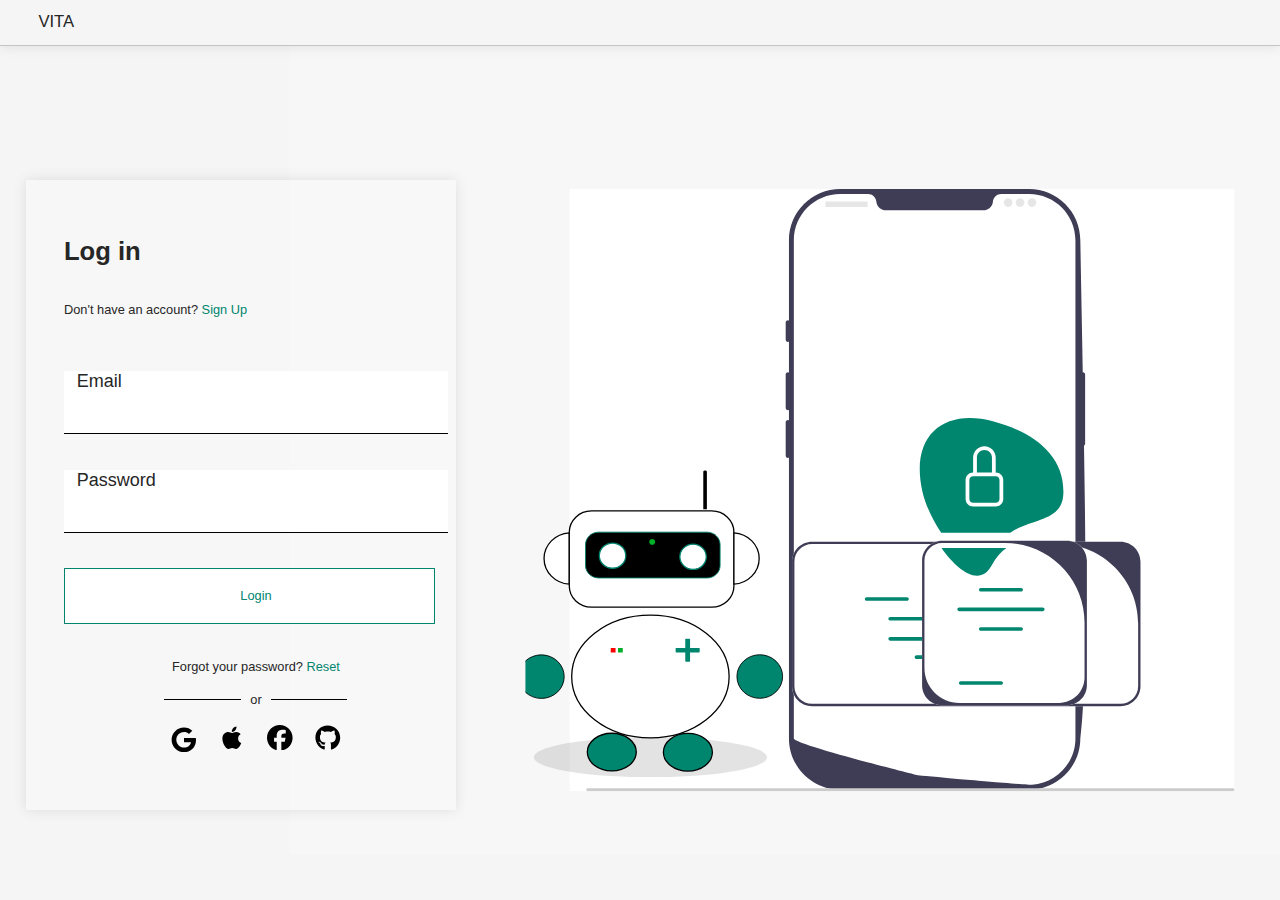
<file: index.html>
<!DOCTYPE html>
<html lang="en">
<head>
    <meta charset="UTF-8">
    <meta name="viewport" content="width=device-width, initial-scale=1.0">
    <title>VITA | Login</title>
    <link rel="apple-touch-icon" sizes="180x180" href="/favicon/apple-touch-icon.png">
    <link rel="icon" type="image/png" sizes="32x32" href="/favicon/favicon-32x32.png">
    <link rel="icon" type="image/png" sizes="16x16" href="/favicon/favicon-16x16.png">
    <link rel="manifest" href="/favicon/site.webmanifest">
    <link rel="stylesheet" href="/css/login.css">
</head>
<body>
    <section id="navbar">
        <h1>VITA</h1>
    </section>
    <section id="container">
        <form class="login-container" action="" method="post">
            <h1>Log in</h1>
            <p>Don't have an account? <a href="signup.html">Sign Up</a></p>
            <p id="errorMessage"></p>
            <div class="textbox">
                <h2>Email</h2>
                <input type="email" name="email" required>
            </div>
            <div class="textbox">
                <h2>Password</h2>
                <input type="password" name="password" required>
            </div>
            <div class="submit">
                <input onclick="location.href='Homepage.html';" class="btn" value="Login">
            </div>
            <p class="forgot">Forgot your password? <a href="reset.html">Reset</a></p>
            <div class="or">
                <div class="line"></div>
                <p>or</p>
                <div class="line"></div>
            </div>
            <div class="social">
                <svg xmlns="http://www.w3.org/2000/svg" viewBox="0 0 488 512"><!--!Font Awesome Free 6.6.0 by @fontawesome - https://fontawesome.com License - https://fontawesome.com/license/free Copyright 2024 Fonticons, Inc.--><path d="M488 261.8C488 403.3 391.1 504 248 504 110.8 504 0 393.2 0 256S110.8 8 248 8c66.8 0 123 24.5 166.3 64.9l-67.5 64.9C258.5 52.6 94.3 116.6 94.3 256c0 86.5 69.1 156.6 153.7 156.6 98.2 0 135-70.4 140.8-106.9H248v-85.3h236.1c2.3 12.7 3.9 24.9 3.9 41.4z"/></svg>
                <a href="https://www.apple.com/"><svg xmlns="http://www.w3.org/2000/svg" viewBox="0 0 384 512"><!--!Font Awesome Free 6.6.0 by @fontawesome - https://fontawesome.com License - https://fontawesome.com/license/free Copyright 2024 Fonticons, Inc.--><path d="M318.7 268.7c-.2-36.7 16.4-64.4 50-84.8-18.8-26.9-47.2-41.7-84.7-44.6-35.5-2.8-74.3 20.7-88.5 20.7-15 0-49.4-19.7-76.4-19.7C63.3 141.2 4 184.8 4 273.5q0 39.3 14.4 81.2c12.8 36.7 59 126.7 107.2 125.2 25.2-.6 43-17.9 75.8-17.9 31.8 0 48.3 17.9 76.4 17.9 48.6-.7 90.4-82.5 102.6-119.3-65.2-30.7-61.7-90-61.7-91.9zm-56.6-164.2c27.3-32.4 24.8-61.9 24-72.5-24.1 1.4-52 16.4-67.9 34.9-17.5 19.8-27.8 44.3-25.6 71.9 26.1 2 49.9-11.4 69.5-34.3z"/></svg></a>
                <a href="https://www.facebook.com/"><svg xmlns="http://www.w3.org/2000/svg" viewBox="0 0 512 512"><!--!Font Awesome Free 6.6.0 by @fontawesome - https://fontawesome.com License - https://fontawesome.com/license/free Copyright 2024 Fonticons, Inc.--><path d="M512 256C512 114.6 397.4 0 256 0S0 114.6 0 256C0 376 82.7 476.8 194.2 504.5V334.2H141.4V256h52.8V222.3c0-87.1 39.4-127.5 125-127.5c16.2 0 44.2 3.2 55.7 6.4V172c-6-.6-16.5-1-29.6-1c-42 0-58.2 15.9-58.2 57.2V256h83.6l-14.4 78.2H287V510.1C413.8 494.8 512 386.9 512 256h0z"/></svg></a>
                <a href="https://www.github.com/"><svg xmlns="http://www.w3.org/2000/svg" viewBox="0 0 496 512"><!--!Font Awesome Free 6.6.0 by @fontawesome - https://fontawesome.com License - https://fontawesome.com/license/free Copyright 2024 Fonticons, Inc.--><path d="M165.9 397.4c0 2-2.3 3.6-5.2 3.6-3.3 .3-5.6-1.3-5.6-3.6 0-2 2.3-3.6 5.2-3.6 3-.3 5.6 1.3 5.6 3.6zm-31.1-4.5c-.7 2 1.3 4.3 4.3 4.9 2.6 1 5.6 0 6.2-2s-1.3-4.3-4.3-5.2c-2.6-.7-5.5 .3-6.2 2.3zm44.2-1.7c-2.9 .7-4.9 2.6-4.6 4.9 .3 2 2.9 3.3 5.9 2.6 2.9-.7 4.9-2.6 4.6-4.6-.3-1.9-3-3.2-5.9-2.9zM244.8 8C106.1 8 0 113.3 0 252c0 110.9 69.8 205.8 169.5 239.2 12.8 2.3 17.3-5.6 17.3-12.1 0-6.2-.3-40.4-.3-61.4 0 0-70 15-84.7-29.8 0 0-11.4-29.1-27.8-36.6 0 0-22.9-15.7 1.6-15.4 0 0 24.9 2 38.6 25.8 21.9 38.6 58.6 27.5 72.9 20.9 2.3-16 8.8-27.1 16-33.7-55.9-6.2-112.3-14.3-112.3-110.5 0-27.5 7.6-41.3 23.6-58.9-2.6-6.5-11.1-33.3 2.6-67.9 20.9-6.5 69 27 69 27 20-5.6 41.5-8.5 62.8-8.5s42.8 2.9 62.8 8.5c0 0 48.1-33.6 69-27 13.7 34.7 5.2 61.4 2.6 67.9 16 17.7 25.8 31.5 25.8 58.9 0 96.5-58.9 104.2-114.8 110.5 9.2 7.9 17 22.9 17 46.4 0 33.7-.3 75.4-.3 83.6 0 6.5 4.6 14.4 17.3 12.1C428.2 457.8 496 362.9 496 252 496 113.3 383.5 8 244.8 8zM97.2 352.9c-1.3 1-1 3.3 .7 5.2 1.6 1.6 3.9 2.3 5.2 1 1.3-1 1-3.3-.7-5.2-1.6-1.6-3.9-2.3-5.2-1zm-10.8-8.1c-.7 1.3 .3 2.9 2.3 3.9 1.6 1 3.6 .7 4.3-.7 .7-1.3-.3-2.9-2.3-3.9-2-.6-3.6-.3-4.3 .7zm32.4 35.6c-1.6 1.3-1 4.3 1.3 6.2 2.3 2.3 5.2 2.6 6.5 1 1.3-1.3 .7-4.3-1.3-6.2-2.2-2.3-5.2-2.6-6.5-1zm-11.4-14.7c-1.6 1-1.6 3.6 0 5.9 1.6 2.3 4.3 3.3 5.6 2.3 1.6-1.3 1.6-3.9 0-6.2-1.4-2.3-4-3.3-5.6-2z"/></svg></a>
            </div>
        </form>
        <div class="image-container">
            <img src="/images/Login Image.svg" alt="">
        </div>
    </section>
</body>
<script>
    document.addEventListener('DOMContentLoaded', function() {
      const urlParams = new URLSearchParams(window.location.search);
      const message = urlParams.get('message');
      if (message) {
        const messageElement = document.getElementById('errorMessage');
        messageElement.innerText = message;}
    });
</script>
</html>
</file>
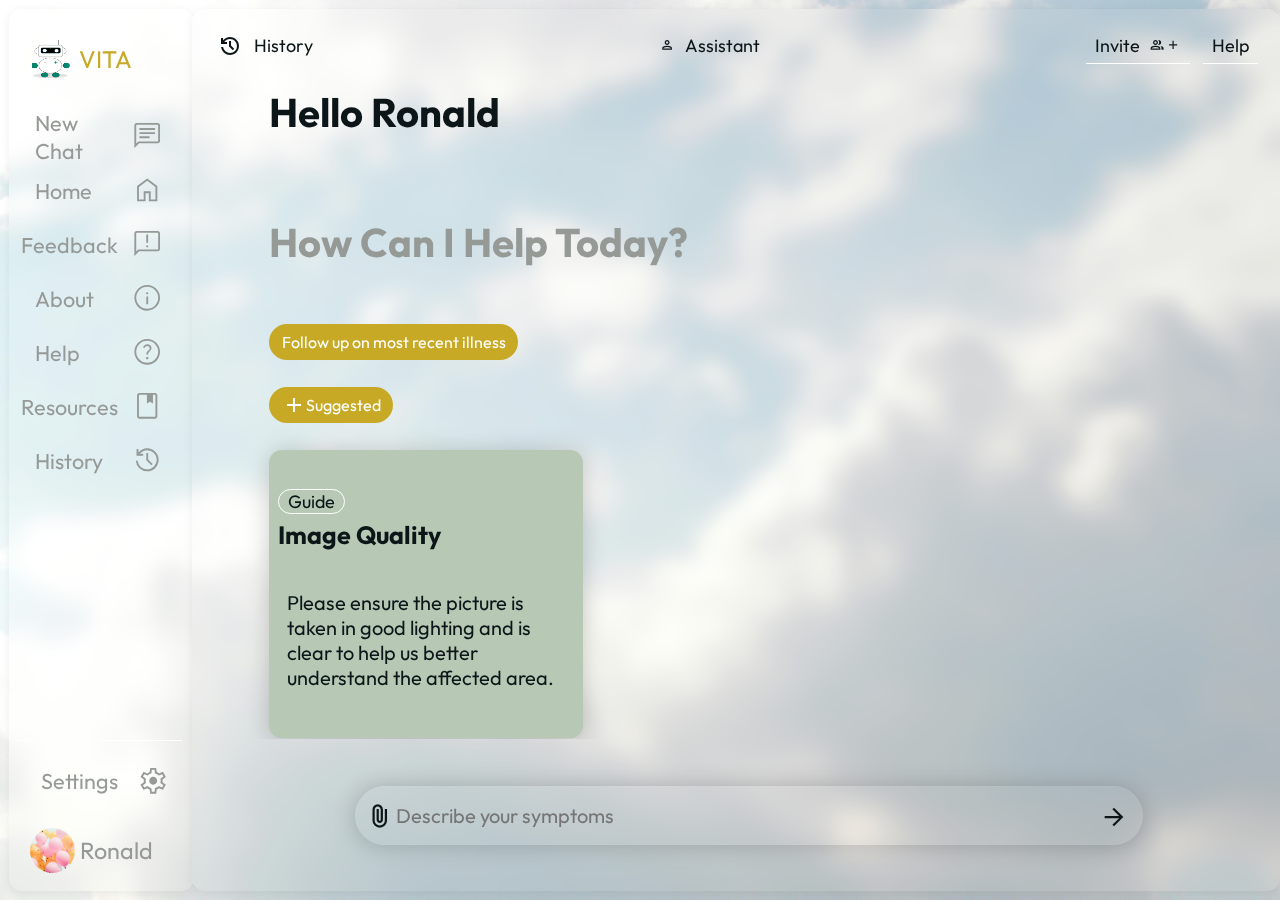
<file: Homepage.html>
<!DOCTYPE html>
<html lang="en">
<head>
    <meta charset="UTF-8">
    <meta name="viewport" content="width=device-width, initial-scale=1.0">
    <title>VITA | Home</title>
    <link rel="apple-touch-icon" sizes="180x180" href="/favicon/apple-touch-icon.png">
    <link rel="icon" type="image/png" sizes="32x32" href="/favicon/favicon-32x32.png">
    <link rel="icon" type="image/png" sizes="16x16" href="/favicon/favicon-16x16.png">
    <link rel="manifest" href="/favicon/site.webmanifest">
    <link rel="stylesheet" href="css/Homepage.css">
    <link rel="preconnect" href="https://fonts.googleapis.com">
    <link rel="preconnect" href="https://fonts.gstatic.com" crossorigin>
    <link href="https://fonts.googleapis.com/css2?family=Playfair+Display:ital,wght@0,400..900;1,400..900&display=swap" rel="stylesheet">
    <link rel="stylesheet" href="https://fonts.googleapis.com/css2?family=Material+Symbols+Outlined:opsz,wght,FILL,GRAD@20..48,100..700,0..1,-50..200" />
    <link href="https://fonts.googleapis.com/css2?family=Outfit:wght@100..900&family=Playfair+Display:ital,wght@0,400..900;1,400..900&display=swap" rel="stylesheet">
</head>
<body id="body">
    <div id="burger" onclick="menuDisplay()">
        <span class="material-symbols-outlined">menu</span>
    </div>
    <nav id="nav">
        <label class="label">
            <span class="material-symbols-outlined" onclick="menuDisplay()">
              close
            </span>
            <div class="logo">
                <img src="images/logo.png" alt="">
                 VITA
            </div>
        </label>
        <a href=""><span class="material-symbols-outlined">chat</span>New Chat</a>
        <a href=""><span class="material-symbols-outlined">home</span>Home</a>
        <a href="feedback.html" rel="noopener" target="_blank"><span class="material-symbols-outlined">feedback</span>Feedback</a>
        <a href="about-us.html" rel="noopener" target="_blank"><span class="material-symbols-outlined">info</span>About</a>
        <a href="help.html" rel="noopener" target="_blank"><span class="material-symbols-outlined">help</span>Help</a>
        <a href="resources.html" rel="noopener" target="_blank"><span class="material-symbols-outlined">book</span>Resources</a>
        <a onclick="responsivehistory()"><span class="material-symbols-outlined">history</span>History</a>
        
        <div class="bottom-nav">
            <a><span class="material-symbols-outlined">settings</span>Settings</a>
        </div>
        <div class="user" onclick="profiletoggle()">
            <div class="img"><img src="images/happy.jpg" alt=""></div>
            <div class="textContent">Ronald</div>
        </div>
    </nav>
    <div id="home">
        <!-- LOADING ANIM -->
        <!-- <script src="https://unpkg.com/@lottiefiles/lottie-player@latest/dist/lottie-player.js"></script> -->
        <!-- <lottie-player src="https://lottie.host/e93d0024-ecdc-40b6-b7a0-9f79ed9b66a6/340FynCR7v.json" background="transparent"  speed="1"  style="width: 100px; height: 100px;display: none;" loop autoplay></lottie-player> -->
    </div>
    <div id="chat">
        <div id="history">
            <h1>History</h1>
            <div class="history-session">
                <div class="img"><span class="material-symbols-outlined">more_vert</span></div>
                <div class="content">
                    <h2>Mild Case of Gingivitis</h2>
                </div>
            </div>
        </div>
        <div class="top-chat">
            <div class="top-div" onclick="toggleHistory()"><span class="material-symbols-outlined">History</span>History</div>
            <div class="top-div">
                <div class="invite">
                    <span class="material-symbols-outlined">person</span>
                    Assistant
                </div>
            </div>
            <div class="top-div">
                <div class="invite">
                    <span class="material-symbols-outlined">groupadd</span>
                    Invite
                </div>
                <div class="help">
                    Help
                </div>
            </div>
        </div>
        <div class="chat-output">
           <div class="pre-output">
            <div class="suggested">
                <h1>Hello Ronald</h1>
                <h2>How Can I Help Today?</h2>
                <div class="suggestion">Follow up on most recent illness</div>
                <div class="suggestion"><span class="material-symbols-outlined">add</span>Suggested</div>
                <div class="guide">
                    <div class="icon">
                        <p>Guide</p>
                        <h1>Image Quality</h1>
                    </div>
                    <div class="guide-text">
                        <p>Please ensure the picture is taken in good lighting and is clear to help us better understand the affected area.</p>
                    </div>
                </div>
            </div>
           </div>
        </div>
        <div class="chatbox">
            <label class="label">
                <span class="material-symbols-outlined">
                    arrow_forward
                </span>
                <span class="material-symbols-outlined" onclick="createImageForm()">
                    attach_file
                </span>
                <input
                  type="text"
                  class="input"
                  placeholder="Describe your symptoms"
                  autocomplete="off"
                />
            </label>
        </div>
    </div>
    <div id="profile">
        <div class="left">
            <h1>Personal Details</h1>
            <div class="image">
                <img src="images/happy.jpg" alt="">
                <div class="image-buttons">
                    <button><span class="material-symbols-outlined">edit</span>UPLOAD</button>
                    <button><span class="material-symbols-outlined">delete</span>REMOVE</button>
                </div>
            </div>
            <div class="gender">
                <label for="name">Male</label>
                <input type="checkbox" name="name" id="name">
                <label for="name">Female</label>
                <input type="checkbox" name="name" id="name">
            </div>
            <div class="input">
                <label for="name">Name</label>
                <input type="text" name="name" id="name">
            </div>
            <div class="input">
                <label for="email">Email</label>
                <input type="email" name="email" id="email">
            </div>
            <div class="input">
                <label for="password">Password</label>
                <input type="password" name="password" id="password">
            </div>
            <div class="input">
                <input type="submit" name="name" id="name">
            </div>
        </div>
        <div class="line"></div>
        <div class="right">
            <h1>Medical Details</h1>
            <div class="input">
                <label for="Allergies">Allergies</label>
                <p>*Knowing your allergies helps us avoid substances that could cause reactions.</p>
                <textarea name="Allergies" id="Allergies" cols="30"></textarea>
            </div>
            <div class="input">
                <label for="Illnesses">Illnesses</label>
                <p>*Letting us know what medications you're on helps us manage your treatment.</p>
                <textarea name="Illnesses" id="Illnesses" cols="30"></textarea>
            </div>
            <div class="input">
                <label for="Medications">Medications</label>
                <p>*Listing current medications prevents harmful drug interactions.</p>
                <textarea name="Medications" id="Medications" cols="30"></textarea>
            </div>
            <div class="input">
                <input type="submit" name="name" id="name">
            </div>
        </div>
    </div>
    <script src="app.js"></script>
</body>
</html>
</file>
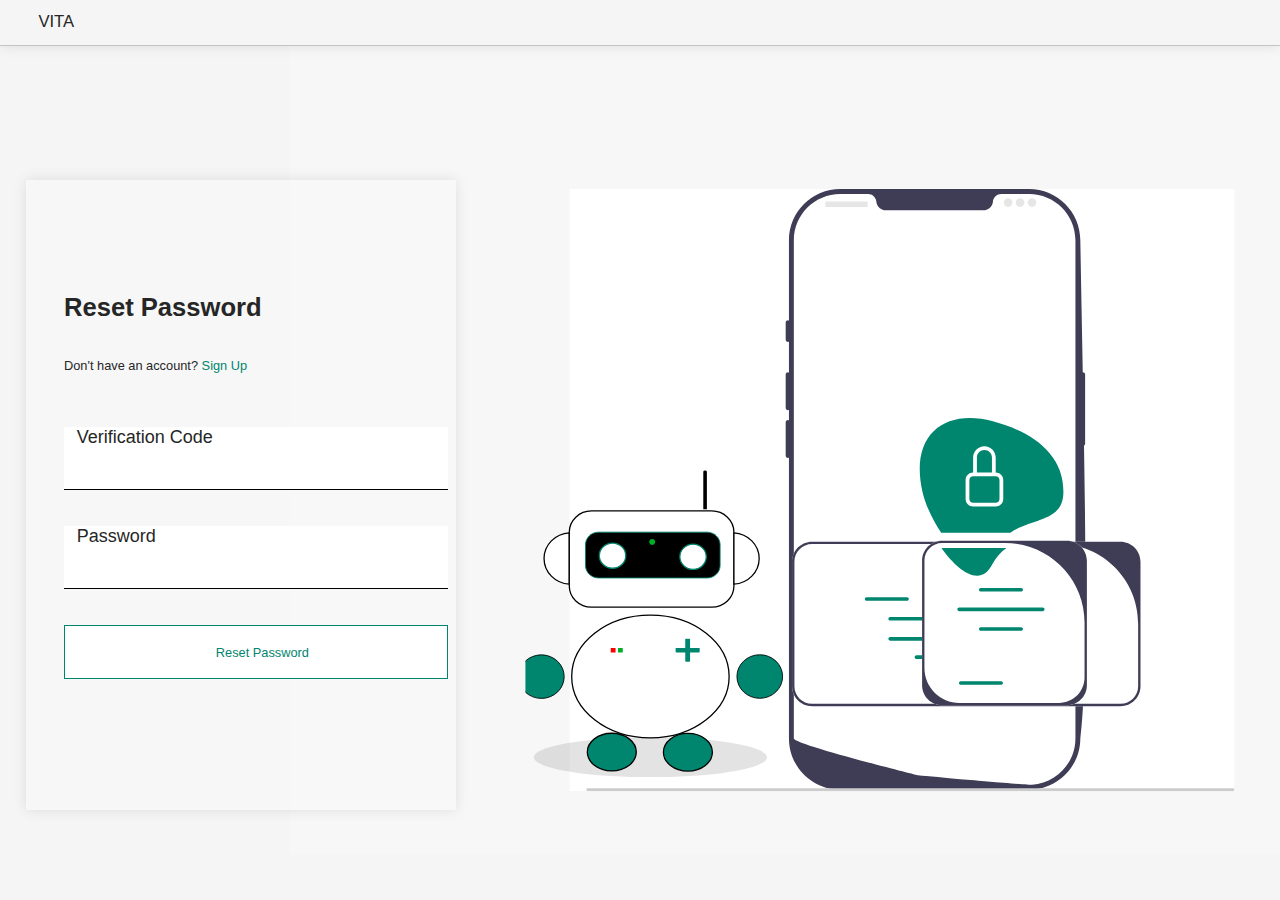
<file: newpass.html>
<!DOCTYPE html>
<html lang="en">
<head>
    <meta charset="UTF-8">
    <meta name="viewport" content="width=device-width, initial-scale=1.0">
    <title>VITA | Reset</title>
    <link rel="apple-touch-icon" sizes="180x180" href="/favicon/apple-touch-icon.png">
    <link rel="icon" type="image/png" sizes="32x32" href="/favicon/favicon-32x32.png">
    <link rel="icon" type="image/png" sizes="16x16" href="/favicon/favicon-16x16.png">
    <link rel="manifest" href="/favicon/site.webmanifest">
    <link rel="stylesheet" href="/css/login.css">
</head>
<body>
    <section id="navbar">
        <h1>VITA</h1>
    </section>
    <section id="container">
            <form class="reset-container" action="" method="post">
                <h1>Reset Password</h1>
                <p>Don't have an account? <a href="signup.html">Sign Up</a></p>
                <p id="errorMessage"></p>
                <div class="textbox">
                    <h2>Verification Code</h2>
                    <input type="text" name="code" required>
                </div>
                <div class="textbox">
                    <h2>Password</h2>
                    <input type="password" name="newPassword" required>
                </div>
                <div class="submit">
                    <input type="submit" class="btn" value="Reset Password">
                </div>
            </form>
        </div>
        <div class="image-container">
            <!-- <img src="Images/logo.png" alt="Login"> -->
            <!-- <img src="Images/Login-Image.png" alt="Login"> -->
            <img src="/images/Login Image.svg" alt="">
        </div>
    </section>
</body>
<script>
    document.addEventListener('DOMContentLoaded', function() {
      const urlParams = new URLSearchParams(window.location.search);
      const message = urlParams.get('message');
      if (message) {
        const messageElement = document.getElementById('errorMessage');
        messageElement.innerText = message;}
        if(message == "Verification successful!"){
            const messageElement = document.getElementById('errorMessage');
            messageElement.style.color = "green";
            document.querySelector('.reset-container-2').style.display = "flex";
        }
        else{
            const messageElement = document.getElementById('errorMessage');
            messageElement.style.color = "red";}
    });
    document.addEventListener('DOMContentLoaded', function() {
      const urlParams = new URLSearchParams(window.location.search);
      const message = urlParams.get('reset');
      if (message) {
        const messageElement = document.getElementById('verifycode');
        messageElement.innerText = message;}
        else{
            const messageElement = document.getElementById('verifycode');
            messageElement.innerText = "Obtain Code";}
    });
</script>
</html>
</file>
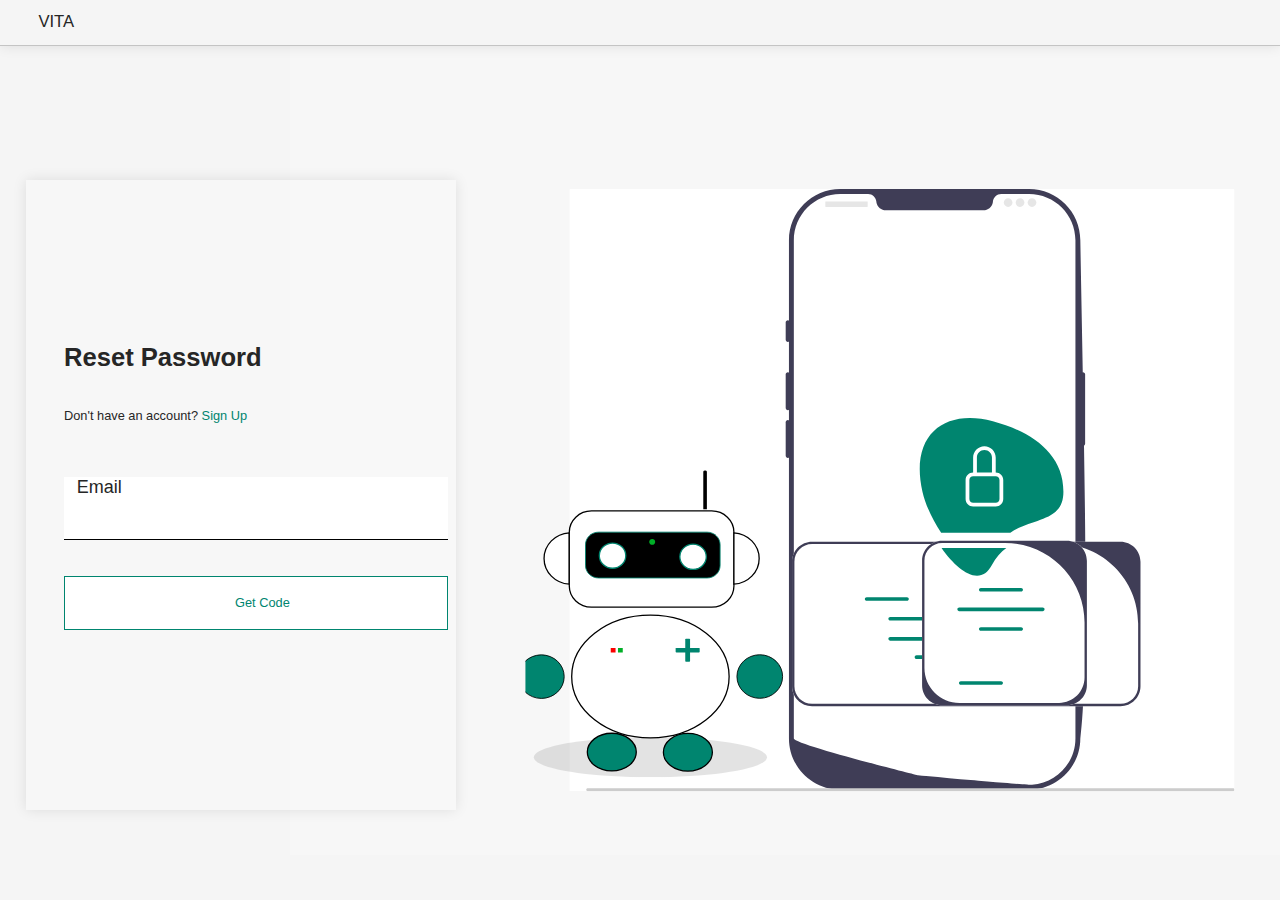
<file: reset.html>
<!DOCTYPE html>
<html lang="en">
<head>
    <meta charset="UTF-8">
    <meta name="viewport" content="width=device-width, initial-scale=1.0">
    <title>VITA | Reset</title>
    <link rel="apple-touch-icon" sizes="180x180" href="/favicon/apple-touch-icon.png">
    <link rel="icon" type="image/png" sizes="32x32" href="/favicon/favicon-32x32.png">
    <link rel="icon" type="image/png" sizes="16x16" href="/favicon/favicon-16x16.png">
    <link rel="manifest" href="/favicon/site.webmanifest">
    <link rel="stylesheet" href="/css/login.css">
</head>
<body>
    <section id="navbar">
        <h1>VITA</h1>
    </section>
    <section id="container">
            <form class="reset-container" action="" method="post">
                <h1>Reset Password</h1>
                <p>Don't have an account? <a href="signup.html">Sign Up</a></p>
                <p id="errorMessage"></p>
                <div class="textbox">
                    <h2>Email</h2>
                    <input type="email" name="email" required>
                </div>
                <div class="submit">
                    <input type="submit" class="btn" value="Get Code">
                </div>
            </form>
        <div class="image-container">
            <!-- <img src="Images/logo.png" alt="Login"> -->
            <!-- <img src="Images/Login-Image.png" alt="Login"> -->
            <img src="/images/Login Image.svg" alt="">
        </div>
    </section>
</body>
<script>
    document.addEventListener('DOMContentLoaded', function() {
      const urlParams = new URLSearchParams(window.location.search);
      const message = urlParams.get('message');
      if (message) {
        const messageElement = document.getElementById('errorMessage');
        messageElement.innerText = message;}
        if(message == "Verification successful!"){
            const messageElement = document.getElementById('errorMessage');
            messageElement.style.color = "green";
            document.querySelector('.reset-container-2').style.display = "flex";
        }
        else{
            const messageElement = document.getElementById('errorMessage');
            messageElement.style.color = "red";}
    });
    document.addEventListener('DOMContentLoaded', function() {
      const urlParams = new URLSearchParams(window.location.search);
      const message = urlParams.get('reset');
      if (message) {
        const messageElement = document.getElementById('verifycode');
        messageElement.innerText = message;}
        else{
            const messageElement = document.getElementById('verifycode');
            messageElement.innerText = "Obtain Code";}
    });
</script>
</html>
</file>
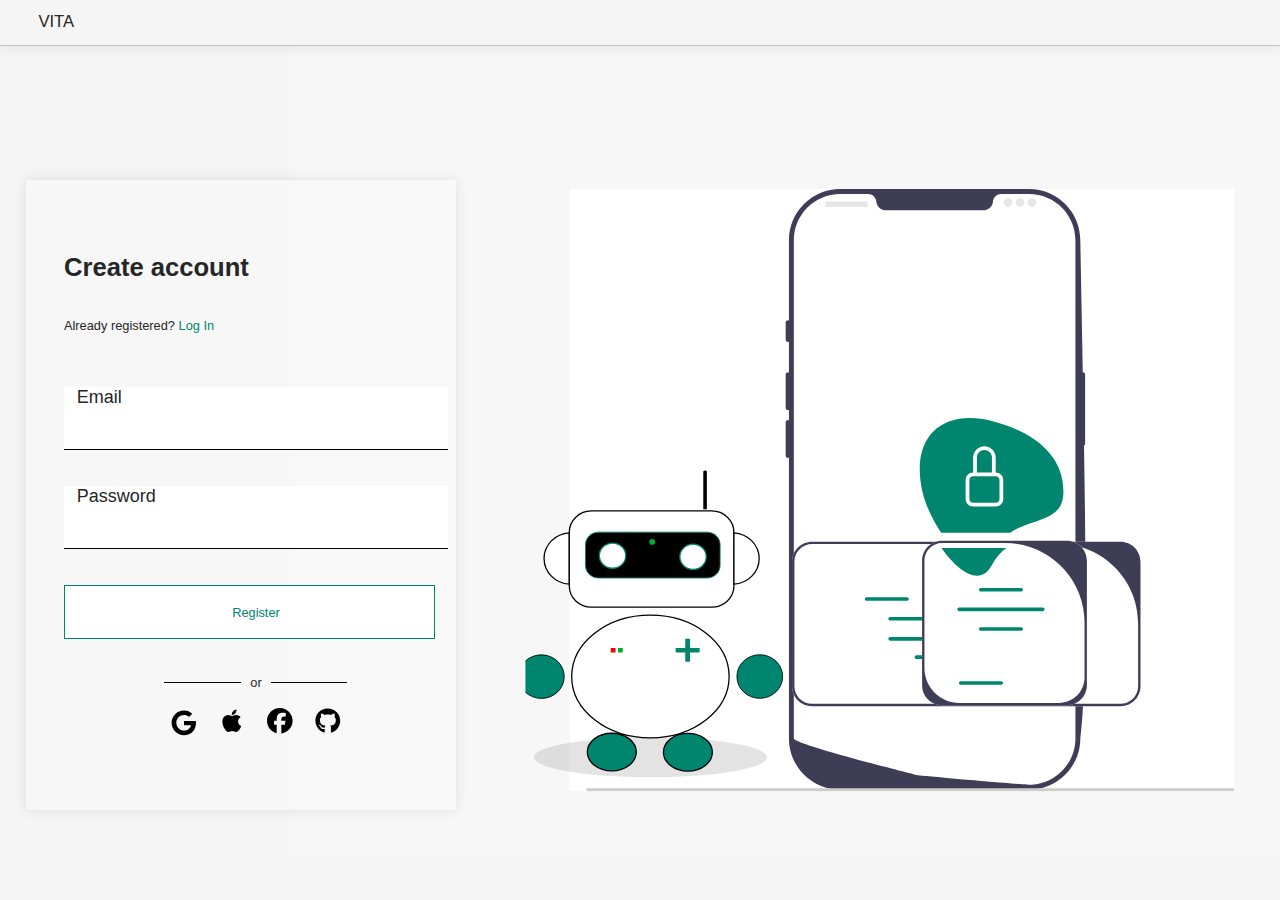
<file: signup.html>
<!DOCTYPE html>
<html lang="en">
<head>
    <meta charset="UTF-8">
    <meta name="viewport" content="width=device-width, initial-scale=1.0">
    <title>VITA | Signup</title>
    <link rel="apple-touch-icon" sizes="180x180" href="/favicon/apple-touch-icon.png">
    <link rel="icon" type="image/png" sizes="32x32" href="/favicon/favicon-32x32.png">
    <link rel="icon" type="image/png" sizes="16x16" href="/favicon/favicon-16x16.png">
    <link rel="manifest" href="/favicon/site.webmanifest">
    <link rel="stylesheet" href="/css/login.css">
</head>
<body>
    <section id="navbar">
        <h1>VITA</h1>
    </section>
    <section id="container">
        <form class="register-container" action="" method="post">
            <h1>Create account</h1>
            <p>Already registered? <a href="index.html">Log In</a></p>
            <p id="errorMessage" style="color: red;"></p>
            <div class="textbox">
                <h2>Email</h2>
                <input type="email" name="email" required>
            </div>
            <div class="textbox">
                <h2>Password</h2>
                <input type="password" name="password" required>
            </div>
            <div class="submit">
                <input type="submit" class="btn" value="Register">
            </div>
            <div class="or">
                <div class="line"></div>
                <p>or</p>
                <div class="line"></div>
            </div>
            <div class="social">
                <svg xmlns="http://www.w3.org/2000/svg" viewBox="0 0 488 512"><!--!Font Awesome Free 6.6.0 by @fontawesome - https://fontawesome.com License - https://fontawesome.com/license/free Copyright 2024 Fonticons, Inc.--><path d="M488 261.8C488 403.3 391.1 504 248 504 110.8 504 0 393.2 0 256S110.8 8 248 8c66.8 0 123 24.5 166.3 64.9l-67.5 64.9C258.5 52.6 94.3 116.6 94.3 256c0 86.5 69.1 156.6 153.7 156.6 98.2 0 135-70.4 140.8-106.9H248v-85.3h236.1c2.3 12.7 3.9 24.9 3.9 41.4z"/></svg>
                <a href="https://www.apple.com/"><svg xmlns="http://www.w3.org/2000/svg" viewBox="0 0 384 512"><!--!Font Awesome Free 6.6.0 by @fontawesome - https://fontawesome.com License - https://fontawesome.com/license/free Copyright 2024 Fonticons, Inc.--><path d="M318.7 268.7c-.2-36.7 16.4-64.4 50-84.8-18.8-26.9-47.2-41.7-84.7-44.6-35.5-2.8-74.3 20.7-88.5 20.7-15 0-49.4-19.7-76.4-19.7C63.3 141.2 4 184.8 4 273.5q0 39.3 14.4 81.2c12.8 36.7 59 126.7 107.2 125.2 25.2-.6 43-17.9 75.8-17.9 31.8 0 48.3 17.9 76.4 17.9 48.6-.7 90.4-82.5 102.6-119.3-65.2-30.7-61.7-90-61.7-91.9zm-56.6-164.2c27.3-32.4 24.8-61.9 24-72.5-24.1 1.4-52 16.4-67.9 34.9-17.5 19.8-27.8 44.3-25.6 71.9 26.1 2 49.9-11.4 69.5-34.3z"/></svg></a>
                <a href="https://www.facebook.com/"><svg xmlns="http://www.w3.org/2000/svg" viewBox="0 0 512 512"><!--!Font Awesome Free 6.6.0 by @fontawesome - https://fontawesome.com License - https://fontawesome.com/license/free Copyright 2024 Fonticons, Inc.--><path d="M512 256C512 114.6 397.4 0 256 0S0 114.6 0 256C0 376 82.7 476.8 194.2 504.5V334.2H141.4V256h52.8V222.3c0-87.1 39.4-127.5 125-127.5c16.2 0 44.2 3.2 55.7 6.4V172c-6-.6-16.5-1-29.6-1c-42 0-58.2 15.9-58.2 57.2V256h83.6l-14.4 78.2H287V510.1C413.8 494.8 512 386.9 512 256h0z"/></svg></a>
                <a href="https://www.github.com/"><svg xmlns="http://www.w3.org/2000/svg" viewBox="0 0 496 512"><!--!Font Awesome Free 6.6.0 by @fontawesome - https://fontawesome.com License - https://fontawesome.com/license/free Copyright 2024 Fonticons, Inc.--><path d="M165.9 397.4c0 2-2.3 3.6-5.2 3.6-3.3 .3-5.6-1.3-5.6-3.6 0-2 2.3-3.6 5.2-3.6 3-.3 5.6 1.3 5.6 3.6zm-31.1-4.5c-.7 2 1.3 4.3 4.3 4.9 2.6 1 5.6 0 6.2-2s-1.3-4.3-4.3-5.2c-2.6-.7-5.5 .3-6.2 2.3zm44.2-1.7c-2.9 .7-4.9 2.6-4.6 4.9 .3 2 2.9 3.3 5.9 2.6 2.9-.7 4.9-2.6 4.6-4.6-.3-1.9-3-3.2-5.9-2.9zM244.8 8C106.1 8 0 113.3 0 252c0 110.9 69.8 205.8 169.5 239.2 12.8 2.3 17.3-5.6 17.3-12.1 0-6.2-.3-40.4-.3-61.4 0 0-70 15-84.7-29.8 0 0-11.4-29.1-27.8-36.6 0 0-22.9-15.7 1.6-15.4 0 0 24.9 2 38.6 25.8 21.9 38.6 58.6 27.5 72.9 20.9 2.3-16 8.8-27.1 16-33.7-55.9-6.2-112.3-14.3-112.3-110.5 0-27.5 7.6-41.3 23.6-58.9-2.6-6.5-11.1-33.3 2.6-67.9 20.9-6.5 69 27 69 27 20-5.6 41.5-8.5 62.8-8.5s42.8 2.9 62.8 8.5c0 0 48.1-33.6 69-27 13.7 34.7 5.2 61.4 2.6 67.9 16 17.7 25.8 31.5 25.8 58.9 0 96.5-58.9 104.2-114.8 110.5 9.2 7.9 17 22.9 17 46.4 0 33.7-.3 75.4-.3 83.6 0 6.5 4.6 14.4 17.3 12.1C428.2 457.8 496 362.9 496 252 496 113.3 383.5 8 244.8 8zM97.2 352.9c-1.3 1-1 3.3 .7 5.2 1.6 1.6 3.9 2.3 5.2 1 1.3-1 1-3.3-.7-5.2-1.6-1.6-3.9-2.3-5.2-1zm-10.8-8.1c-.7 1.3 .3 2.9 2.3 3.9 1.6 1 3.6 .7 4.3-.7 .7-1.3-.3-2.9-2.3-3.9-2-.6-3.6-.3-4.3 .7zm32.4 35.6c-1.6 1.3-1 4.3 1.3 6.2 2.3 2.3 5.2 2.6 6.5 1 1.3-1.3 .7-4.3-1.3-6.2-2.2-2.3-5.2-2.6-6.5-1zm-11.4-14.7c-1.6 1-1.6 3.6 0 5.9 1.6 2.3 4.3 3.3 5.6 2.3 1.6-1.3 1.6-3.9 0-6.2-1.4-2.3-4-3.3-5.6-2z"/></svg></a>
            </div>
        </form>
        <div class="image-container">
            <!-- <img src="Images/logo.png" alt="Login"> -->
            <!-- <img src="Images/Login-Image.png" alt="Login"> -->
            <img src="/images/Login Image.svg" alt="">
        </div>
    </section>
</body>
<script>
    document.addEventListener('DOMContentLoaded', function() {
      const urlParams = new URLSearchParams(window.location.search);
      const message = urlParams.get('message');
      if (message) {
        const messageElement = document.getElementById('errorMessage');
        messageElement.innerText = message;}
    });
</script>
</html>
</file>
<file: css/login.css>
*{
    font-family: "Lato", sans-serif;
    color: #262626;
    margin: 0;
    padding: 0;
    transition: all 0.3s;
}
*:not(a), *:not(input){
    cursor: url('/images/cursor.cur'), pointer;
}
input{
    padding-left: 1vw;
}
h1{
    font-size: 2vw;
}
h2{
    font-size: 2vh;
}
p{
    font-size: 1vw;
}
body{
    width: 100vw;
    height: 100vh;
    overflow: hidden;
    background-color: #F5F5F5;
    display: flex;
    flex-direction: column;
    justify-content: start;
    align-items: center;
}
a{
    color: #00856F;
    text-decoration: none;
}
a:hover{
    cursor: pointer;
}
#navbar{
    width: 100vw;
    height: 5vh;
    display: flex;
    justify-content: space-between;
    align-items: center;
    background-color: #F5F5F5;
    box-shadow: 0 0 1vw rgba(0, 0, 0, 0.1);
    z-index: 2;
    border-bottom: 1px solid rgba(0, 0, 0, 0.2);
}
#navbar h1{
    margin-left: 3vw;
    font-weight: 400;
    font-size: 1.3vw;
}
#container{
    width: 98vw;
    padding-left: 2vw;
    height: 95vh;
    display: flex;
    justify-content: space-between;
    align-items: center;
    background-color: #F5F5F5;
}
.reset{
    margin-top: 5vh;
    width: 40vw;
    height: 70vh;
    display: flex;
    flex-direction: column;
    justify-content: center;
    align-items: center;
    background-color: #F5F5F5;
    box-shadow: 0 0 1vw rgba(0, 0, 0, 0.1);
    z-index: 3;
}
form{
    margin-top: 5vh;
    width: 40vw;
    height: 70vh;
    padding-left: 3vw;
    background-color: #ffffff33;
    box-shadow: 0 0 1vw rgba(0, 0, 0, 0.1);
    display: flex;
    flex-direction: column;
    align-items: start;
    justify-content: center;
    row-gap: 2vh;
    z-index: 3;
}
.reset form{
    margin-top: 5vh;
    width: 35vw;
    height: max-content;
    padding-left: 3vw;
    background-color: rgba(255, 255, 255, 0.2);
    display: flex;
    flex-direction: column;
    align-items: start;
    justify-content: center;
    row-gap: 2vh;
    z-index: 3;
    box-shadow: unset;
}
.reset form:last-child{
    display: none;
    margin-top: 2vh;
}
.login-container{
    display: flex;
}
.register-container{
    display: flex;
}
.reset-container{
    display: flex;
}
form h1{
    margin-bottom: 2vh;
}
.textbox, .diff-textbox{
    margin-top: 2vh;
    width: 30vw;
    height: 7vh;
    display: flex;
    flex-direction: column;
    background-color: white;
    justify-content: start;
}
.textbox input{
    width: 29vw;
    height: 5vh;
    font-size: 1vw;
    padding-left: 1vw;
    border: none;
    border-bottom: 1px solid #000000;
    outline: none;
}
.textbox input:focus{
    border-bottom: 1px solid #00856F;
}
.textbox h2, .diff-textbox h2{
    font-weight: 300;
    padding-left: 1vw;
    width: 19vw;
    height: 2vh;
    background-color: white;
}
.diff-textbox .verify{
    display: flex;
    justify-content: space-between;
    align-items: center;
    width: 30vw;
    height: 5vh;
    background-color: transparent;
}
.verify input{
    width: 19vw;
    height: 5vh;
    font-size: 1vw;
    border: none;
    border-bottom: 1px solid #000000;
    background-color: white;
    color: #00856F;
    outline: none;
}
.verify input:focus{
    border-bottom: 1px solid #00856F;
}
.verify button{
    margin: unset;
    margin-left: 1vw;
    width: 9vw;
    height: 5vh;
    font-size: 1vw;
    border: 1px solid #00856F;
    background-color: white;
    color: #00856F;
}
.verify button:hover{
    background-color: #00856F;
    color: white;
}
.diff-textbox{
    background-color: transparent;
}

.submit{
    width: 30vw;
    height: 10vh;
    display: flex;
    justify-content: center;
    align-items: center;
}
.submit input{
    width: 30vw;
    height: 6vh;
    font-size: 1vw;
    margin-right: 1vw;
    border: 1px solid #00856F;
    background-color: white;
    color: #00856F;
    display: flex;
    justify-content: center;
    align-items: center;
    text-align: center;
}
.reset-container .submit input{
    margin: unset;
    width: 30vw;
}
.submit input:hover{
    background-color: #00856F;
    color: white;
}
.submit input:focus{
    background-color: white;
    color: #00856F;
}
.submit .myimg{
    width: 2vw;
    height: 2vw;
    border-radius: 50%;
    margin-left: 1vh;
    border: 1px solid rgba(0, 0, 0, 0.2);
    display: flex;
    justify-content: center;
    align-items: center;
}
.myimg img{
    width: 1.4vw;
    height: 1.4vw;
}
.submit p{
    all: unset;
    width: 3vw;
    height: 5vh;
    display: flex;
    justify-content: center;
    align-items: center;
}
.forgot{
    width: 15vw;
    margin-left: 7.5vw;
    text-align: center;
}
.or{
    width: 15vw;
    display: flex;
    justify-content: space-around;
    align-items: center;
    row-gap: 2vh;
    margin-left: 7.5vw;

    .line{
        width: 6vw;
        height: 1px;
        background-color: black;
    }
    p{
        width: max-content;
    }
}
.social{
    width: 15vw;
    display: flex;
    justify-content: space-around;
    align-items: center;
    row-gap: 2vh;
    margin-left: 7.5vw;

    svg{
        width: 2vw;
        height: 2vw;

        &:first-child:hover{
            fill: red;
        }
        &:nth-last-child(2):hover{
            fill: #1A0DAB;
        }
        &:last-child:hover{
            fill: #00856F;
        }
    }
}

.image-container{
    margin-top: 15vh;
    width: 70vw;
    height: 70vh;
    display: flex;
    justify-content: center;
    align-items: end;
}

.image-container img{
    width: auto;
    height: 90vh;
    margin-left: -13vw;
}
#errorMessage{
    color: red;
    margin: unset;
}

/* Responsiveness */
@media screen and (max-width: 768px){
    #navbar{
        z-index: 5;
    }
    h1{
        font-size: 4dvh;
    }   
    #navbar h1{
        font-size: 3dvh;
    }
    h2{
        font-size: 3dvh;
    }
    p{
        font-size: 2dvh;
    }
    .textbox h2{
        font-size: 2dvh;
    }
    #container{
        position: absolute;
        left: 0;
        bottom: 5dvh;
        width: 100vw;
        height: 90dvh;
        flex-direction: column-reverse;
    }
    .image-container{
        height: 40%;
        width: 100%;
    }
    .image-container img{
        margin-left: -30vw;
        width: auto;
        height: 100%;
    }
    form{
        padding-left: 3vw;
        width: 94%;
        height: 70%;
        border-radius: 2dvh;
        margin-left: 0;
        box-shadow: none;
    }
    .textbox{
        width: 90%;
        height: max-content;
    }
    .textbox input{
        padding-left: 2%;
        width: 98%;
        height: 5dvh;
        font-size: 2dvh;
    }
    .submit{
        width: 95%;
        flex-direction: column;
        height: max-content;
        align-items: start;
    }
    .submit input{
        width: 95%;
        font-size: 2dvh;
    }
}
</file>
<file: css/Homepage.css>
/* variables */
:root {
  --primary-color: #0c1618;
  --secondary-color: #969a97;
  --tertiary-color: #558957;
  --quaternary-color: #ffffff;
  --highlight-color: #c7a925;
  --error-color: #a8180d;
  --backdrop-color: #ffffff0c;
}
* {
  color: var(--primary-color);
  font-family: "outfit", sans-serif;
  transition: all 0.4s linear;
}
body {
  padding: 0;
  margin: 0;
  font-size: 12px;
  background-color: #ffffff;
  width: 100vw;
  height: 100vh;
  overflow: hidden;
  background-image: url("../images/background.jpg");
  background-size: cover;
  background-blend-mode: darken;
}
#burger {
  display: none;
  position: absolute;
  top: 1.5vh;
  left: 5vw;
  z-index: 999;

  .material-symbols-outlined {
    font-size: 3em;
  }
}
#nav {
  margin: 0;
  padding-left: 1vw;
  padding-right: 1vw;
  width: max-content;
  height: 98dvh;
  background-color: var(--backdrop-color);
  backdrop-filter: blur(10px);
  -webkit-backdrop-filter: blur(10px);
  position: absolute;
  top: 1vh;
  left: 1vh;
  display: flex;
  flex-direction: column;
  justify-content: start;
  align-items: start;
  row-gap: 1vh;
  border-radius: 1vw;
  box-shadow: rgba(99, 99, 99, 0.1) 0px 2px 8px 0px;

  .material-symbols-outlined {
    color: var(--secondary-color);
  }

  .label {
    position: relative;
    width: 11vw;
    display: flex;
    flex-direction: row-reverse;
    justify-content: space-between;
    align-items: center;
    border-radius: 1vw;
    padding: 1vw 1vh 1vh 10px;
    text-align: left;
    margin-top: 2vh;
    margin-bottom: 2vh;

    .icon {
      position: absolute;
      top: 53%;
      right: 0;
      transform: translate(-50%, -50%);
      transition: all 0.3s ease;
      color: var(--primary-color);
    }

    .material-symbols-outlined {
      visibility: hidden;
    }

    .logo {
      background-color: transparent;
      outline: none;
      border: none;
      color: var(--highlight-color);
      font-size: 2em;
      display: flex;
      justify-content: start;
      align-items: center;
      width: max-content;
      column-gap: 1vh;

      img {
        width: 3vw;
        height: 3vw;
      }
    }
  }

  .bottom-nav {
    border-top: 1px solid var(--quaternary-color);
    position: absolute;
    bottom: 0;
    left: 0.5vw;
    width: 12vw;
    padding-left: unset;
    padding-top: 2vh;
    height: 15%;
    display: flex;
    flex-direction: column;
    justify-content: start;
    align-items: center;
    padding-left: 1vw;
    row-gap: 2vh;

    a:hover .material-symbols-outlined {
      animation: rotate 2s linear infinite;
    }
  }
  .user {
    position: absolute;
    bottom: 2vh;
    left: 1vw;
    width: 12vw;
    height: max-content;
    display: flex;
    justify-content: center;
    align-items: center;
    border-radius: 1vh;
    color: var(--primary-color);
    font-size: 1.5em;
    cursor: pointer;

    .img {
      width: 5vh;
      height: 5vh;
      border-radius: 2.5vh;
      margin-right: 5px;

      img {
        width: 100%;
        height: 100%;
        border-radius: 2.5vh;
      }
    }
    .textContent {
      width: calc(14vw - 7vw - 2px);
      height: 90%;
      overflow: hidden;
      color: var(--secondary-color);
      margin: unset;
      font-size: 1.3em;
    }
    &:hover{
      box-shadow: rgba(99, 99, 99, 0.1) 0px 2px 8px 0px;
    }
  }
}
nav a .material-symbols-outlined {
  color: var(--primary-color);
  font-size: 1.5em;
  font-weight: 300;
}
nav a {
  color: var(--secondary-color);
  font-size: 1.8em;
  cursor: pointer;
  width: 10vw;
  height: 5vh;
  border-radius: 2.5vh;
  display: flex;
  flex-direction: row-reverse;
  justify-content: space-between;
  align-items: center;
  padding-left: 1vw;
  padding-right: 1vw;
  text-decoration: none;
  column-gap: 1vw;
  transition: all 0.2s linear;
}
nav a:hover {
  box-shadow: rgba(99, 99, 99, 0.1) 0px 2px 8px 0px;
  color: var(--highlight-color);
}

#chat {
  position: absolute;
  top: 1vh;
  left: 15vw;
  width: 85vw;
  height: 98vh;
  border-radius: 1vw;
  display: flex;
  flex-direction: column;
  justify-content: start;
  align-items: start;
  background-color: var(--backdrop-color);
  backdrop-filter: blur(10px);
  box-shadow: rgba(99, 99, 99, 0.1) 0px 2px 8px 0px;
}
#history {
  display: none;
  width: 20vw;
  height: 75dvh;
  border-radius: 1vw;
  box-shadow: rgba(99, 99, 99, 0.1) 0px 2px 8px 0px;
  flex-direction: column;
  justify-content: start;
  row-gap: 2vh;
  align-items: start;
  padding-left: 1vw;
  padding-right: 1vw;
  position: absolute;
  top: 8vh;
  left: 1vw;
  z-index: 3;
  background-color: var(--quaternary-color);

  h1 {
    width: 95%;
    text-align: start;
  }
  .history-session {
    width: 96%;
    padding-left: 2%;
    padding-right: 2%;
    height: 5vh;
    display: flex;
    justify-content: space-around;
    align-items: center;
    padding-bottom: 2vh;
    border-bottom: 2px solid var(--secondary-color);

    .img {
      width: 3vh;
      height: 3vh;
      background-color: var(--quaternary-color);

      .material-symbols-outlined:hover {
        cursor: pointer;
      }
    }
    .content {
      width: calc(96% - 10vh);
      height: 3vh;
      /* border-radius: 1vw; */
      background-color: var(--quaternary-color);
      display: flex;
      flex-direction: column;
      align-items: center;
      justify-content: center;

      h2 {
        width: 95%;
        font-size: 1.5em;
      }
    }
  }
}
.top-chat {
  width: 98%;
  height: max-content;
  padding-top: 2vh;
  display: flex;
  justify-content: space-between;
  align-items: center;
  padding-left: 1vw;
  padding-right: 1vw;

  .top-div {
    display: flex;
    justify-content: space-around;
    align-items: center;
    width: max-content;
    column-gap: 1vw;
    padding-left: 1vw;
    padding-right: 1vw;
    height: 60%;
    font-size: 1.5em;

    a {
      text-decoration: none;
      display: flex;
      justify-content: space-around;
      align-items: center;
      width: max-content;
      padding-left: 1vh;
      padding-right: 1vh;
      height: 4vh;
      border-bottom: 1px solid var(--quaternary-color);
    }

    .help {
      display: flex;
      justify-content: space-around;
      align-items: center;
      width: max-content;
      padding-left: 1vh;
      padding-right: 1vh;
      height: 4vh;
      border-bottom: 1px solid var(--quaternary-color);
    }
    .help:hover {
      border-bottom: 1px solid var(--highlight-color);
      color: var(--highlight-color);
    }
    .invite {
      display: flex;
      flex-direction: row-reverse;
      justify-content: space-around;
      align-items: center;
      width: max-content;
      column-gap: 1vh;
      padding-left: 1vh;
      padding-right: 1vh;
      height: 4vh;
      border-bottom: 1px solid var(--quaternary-color);

      .material-symbols-outlined {
        font-size: 0.9em;
      }
    }
    .invite:hover {
      border-bottom: 1px solid var(--highlight-color);
      color: var(--highlight-color);

      .material-symbols-outlined {
        color: var(--highlight-color);
      }
    }
  }
  .top-div:hover {
    cursor: pointer;
  }
  .top-div:first-child:hover {
    cursor: pointer;
    color: var(--highlight-color);

    .material-symbols-outlined {
      color: var(--highlight-color);
      animation: history 2s linear backwards;
    }
  }
  .top-div:nth-child(2) {
    width: 8vw;

    .invite {
      border: none;
      flex-direction: row;

      .material-symbols-outlined {
        border: 1px solid var(--backdrop-color);
        border-radius: 50%;
      }
    }
  }
}
.invite:hover,
.help:hover {
  border-bottom: 1px solid var(--highlight-color);
}
.chat-output {
  width: 100%;
  height: 75vh;
  display: flex;
  flex-direction: column;
  justify-content: start;
  align-items: start;
  padding-left: 1vw;
  padding-right: 1vw;
  overflow-y: auto;

  .pre-output {
    width: 98%;
    height: 100%;
    display: flex;
    flex-direction: column;
    justify-content: center;
    align-items: start;

    h2 {
      font-size: 40px;
      line-height: 43px;
      color: var(--secondary-color);
    }

    h1 {
      font-size: 40px;
      line-height: 43px;
    }

    .suggested {
      height: 100%;
      padding-left: 5vw;
      display: flex;
      flex-direction: column;
      justify-content: start;
      align-items: start;
      row-gap: 3vh;

      .suggestion {
        width: max-content;
        height: 4vh;
        border-radius: 2vh;
        font-size: 16px;
        display: flex;
        align-items: center;
        padding-left: 1vw;
        padding-right: 1vw;
        background-color: var(--highlight-color);
        color: var(--quaternary-color);

        .material-symbols-outlined {
          color: var(--quaternary-color);
        }
      }
      .suggestion:last-child {
        background-color: transparent;
        border-radius: 0;
        color: var(--primary-color);
        margin-top: 1vh;
      }
      .guide {
        height: 40%;
        width: 30%;
        border-radius: 1vw;
        box-shadow: 0 1px 25px rgba(0, 0, 0, 0.2);
        padding: 1vh;
        background-color: #b7c8b5;

        .icon {
          margin-top: 10%;
          width: 100%;
          height: 30%;
          display: flex;
          flex-direction: column;
          justify-content: start;
          align-items: start;
          border-radius: 1vw;
          color: var(--primary-color);

          p {
            font-size: 1.5em;
            padding-left: 1vh;
            padding-right: 1vh;
            border-radius: 1vw;
            color: var(--primary-color);
            border: 1px solid var(--quaternary-color);
            margin: 0;
          }
          h1 {
            margin: 0;
            padding: 0;
            font-size: 25px;
          }
        }
        .icon:hover {
          transform: scale(1.01);
        }
        .guide-text {
          width: 93%;
          height: 50%;
          display: flex;
          flex-direction: column;
          justify-content: start;
          align-items: start;
          border-radius: 1vw;
          color: var(--secondary-color);
          font-size: 1.8em;
          padding-left: 1vh;
          padding-right: 1vh;

          p {
            width: 98%;
            text-wrap: wrap;
            font-size: 20px;
          }
        }
      }
      .guide:hover {
        transform: scale(1.01);
      }
    }
  }
}

.chatbox {
  width: 100%;
  height: 15vh;
  display: flex;
  justify-content: center;
  align-items: center;
  padding-left: 1vw;
  padding-right: 1vw;

  .label {
    position: relative;
    display: block;
    width: 60vw;
    height: 3vh;
    display: flex;
    border-radius: calc(3vh + 18px);
    border: 1px solid var(--backdrop-color);
    padding: 15px 8px 15px 10px;
    text-align: left;
    margin-top: 2vh;
    box-shadow: 0 1px 25px rgba(0, 0, 0, 0.2);

    .material-symbols-outlined:first-child {
      position: absolute;
      top: 53%;
      right: 0;
      transform: translate(-50%, -50%);
      transition: all 0.3s ease;
      color: var(--primary-color);

      img {
        width: 3vh;
        height: 3vh;
      }
    }

    .material-symbols-outlined {
      font-size: 28px;
    }

    .input {
      width: 100%;
      background-color: transparent;
      outline: none;
      border: none;
      color: var(--primary-color);
      font-size: 20px;
    }
  }
}

#profile {
  position: absolute;
  top: 1vh;
  left: 15vw;
  width: 84vw;
  height: 98vh;
  box-shadow: rgba(99, 99, 99, 0.1) 0px 2px 8px 0px;
  border-radius: 1vw;
  display: none;
  justify-content: space-around;
  align-items: start;
  background-color: var(--backdrop-color);
  backdrop-filter: blur(10px);

  .right {
    width: 35vw;
    height: 100%;
    display: flex;
    flex-direction: column;
    justify-content: start;
    align-items: start;
    padding-left: 1vw;

    .input {
      width: 95%;
      height: max-content;
      display: flex;
      flex-direction: column;
      justify-content: start;
      align-items: start;

      label {
        width: 78%;
        padding-left: 2%;
        border-radius: 1vw;
        font-size: 1.5em;
        color: var(--primary-color);
        margin-bottom: 0.5vh;
        margin-top: 2vh;
      }
      p {
        font-size: 1.2em;
        color: var(--secondary-color);
      }
      textarea {
        width: 77%;
        padding-left: 3%;
        height: 13vh;
        margin-top: 1vh;
        padding-top: 1vh;
        padding-bottom: 1vh;
      }
      textarea:focus {
        outline: none;
        border: 1px solid var(--highlight-color);
      }
      input[type="submit"] {
        font-size: 1.5em;
        margin-top: 3vh;
        width: 80%;
        height: 6vh;
        background-color: var(--highlight-color);
        border: 1px solid var(--quaternary-color);
      }
    }
  }
  .line {
    width: 1px;
    height: 90%;
    margin-top: 5vh;
    background-color: var(--secondary-color);
  }
  .left {
    width: 28vw;
    height: 100%;
    display: flex;
    flex-direction: column;
    justify-content: start;
    align-items: start;
    padding-left: 1vw;

    .image {
      width: 26.6vw;
      height: max-content;
      border-radius: 1vw;
      margin-bottom: 2vh;
      display: flex;
      justify-content: center;
      align-items: end;

      img {
        width: 17.5vw;
        height: 17.5vw;
        border-radius: 1vw;
        margin-bottom: 2vh;
        border: 1px solid var(--secondary-color);
      }

      .image-buttons {
        width: 9vw;
        height: 12vh;
        display: flex;
        flex-direction: column;
        justify-content: space-around;
        align-items: center;
        margin-bottom: 2vh;

        button {
          width: 8vw;
          height: 5vh;
          display: flex;
          justify-content: start;
          align-items: center;
          column-gap: 3px;
          background-color: var(--quaternary-color);
        }
        button:first-child {
          border: 1px solid var(--secondary-color);
        }
        button:first-child:hover {
          background-color: var(--secondary-color);
          color: white;
        }
        button:last-child {
          border: 1px solid rgba(243, 77, 77, 0.952);
        }
        button:last-child:hover {
          background-color: rgba(243, 77, 77, 0.952);
          color: white;
        }
        button:hover .material-symbols-outlined {
          color: white;
        }
      }
    }

    .gender {
      width: 95%;
      height: 10vh;
      display: flex;
      justify-content: start;
      align-items: center;

      label {
        font-size: 1.5em;
        color: var(--secondary-color);
      }
      input[type="checkbox"] {
        width: 2vh;
        height: 2vh;
      }
    }
    .input {
      width: max-content;
      height: 10%;
      display: flex;
      flex-direction: column;
      justify-content: start;
      align-items: start;

      label {
        width: 26.6vw;
        padding-left: 2%;
        border-radius: 1vw;
        font-size: 1.5em;
        color: var(--secondary-color);
        margin-bottom: 0.5vh;
      }
      input[type="text"],
      input[type="password"],
      input[type="email"] {
        width: 25.6vw;
        padding-left: 1vw;
        height: 5vh;
      }
      input[type="text"]:focus,
      input[type="password"]:focus,
      input[type="email"]:focus {
        outline: none;
        border: 1px solid var(--highlight-color);
      }
      input[type="submit"] {
        font-size: 1.5em;
        width: 26.6vw;
        height: 6vh;
        background-color: var(--highlight-color);
        border: 1px solid var(--quaternary-color);
      }
      input[type="submit"]:hover {
        background-color: var(--secondary-color);
        color: white;
      }
    }
  }
}

@keyframes rotate {
  0% {
    transform: rotate(0deg);
  }
  100% {
    transform: rotate(360deg);
  }
}
@keyframes history {
  0% {
    transform: rotate(0deg);
  }
  50% {
    transform: scale(90deg);
  }
  100% {
    transform: rotate(0deg);
  }
}
@keyframes slideright {
  0% {
    transform: translateX(-100%);
  }
  100% {
    transform: translateX(0%);
  }
}
@media screen and (max-width: 800px) {
  body {
    width: 100vw;
    height: 100dvh;
  }
  #burger {
    display: block;
  }
  #nav {
    margin: 0;
    display: none;
    z-index: 998;
    background-color: var(--quaternary-color);
    animation: slideright 0.4s linear forwards;

    a {
      width: 40vw;
    }
    .label {
      width: 40vw;

      .material-symbols-outlined {
        visibility: visible;
      }
    }
    .bottom-nav {
      width: 40vw;
    }
    .user {
      width: 40vw;
      height: 7dvh;
      justify-content: space-between;
      flex-direction: row-reverse;

      .image {
        width: 5dvh;
        height: 5dvh;
      }
      .textContent {
        min-width: max-content;
        max-width: 30vw;
        height: 5dvh;
      }
    }
  }
  #chat {
    width: 100vw;
    height: 100dvh;
    left: 0;
    top: 0;
    .top-chat {
      width: 98%;
      justify-content: center;
      .material-symbols-outlined {
        display: block;
      }
      .top-div:first-child {
        display: none;
      }
      .top-div:last-child {
        display: none;
      }
    }
    .chat-output {
      height: 75vh;
      .pre-output {
        .guide {
          /* display: none; */
          margin-top: unset;
          margin-left: 5vw;
          width: 50%;
          height: max-content;
          border-radius: 1vh;

          h1 {
            font-size: 25px;
          }
          p {
            font-size: 12px;
          }
        }
      }
      .suggested {
        .suggestion {
          display: none;
        }
      }
    }
    .chatbox {
      height: max-content;

      .label {
        width: 90%;

        input::placeholder {
          font-size: 16px;
        }
      }
    }
  }
  #profile {
    width: 100vw;
    height: 97dvh;
    top: dvh;
    left: 0;
    flex-direction: column;
    overflow-y: auto;
    overflow-x: hidden;

    .right {
        width: 100%;
        height: max-content;
        align-items: center;
        padding-left: 1vw;
    
        .input {
          width: 95%;
          height: max-content;
          display: flex;
          flex-direction: column;
          justify-content: start;
          align-items: start;
    
          label {
            width: 78%;
            padding-left: 2%;
            border-radius: 1vw;
            font-size: 1.5em;
            color: var(--primary-color);
            margin-bottom: 0.5vh;
            margin-top: 2vh;
          }
          p {
            font-size: 1.2em;
            color: var(--secondary-color);
          }
          textarea {
            width: 77%;
            padding-left: 3%;
            height: 13vh;
            margin-top: 1vh;
            padding-top: 1vh;
            padding-bottom: 1vh;
          }
          textarea:focus {
            outline: none;
            border: 1px solid var(--highlight-color);
          }
          input[type="submit"] {
            font-size: 1.5em;
            margin-top: 3vh;
            width: 80%;
            height: 6vh;
            background-color: var(--highlight-color);
            border: 1px solid var(--quaternary-color);
          }
        }
      }
      .line {
        width: 1px;
        height: 90%;
        margin-top: 5vh;
        background-color: var(--secondary-color);
      }
      .left {
        width: 28vw;
        height: 100%;
        display: flex;
        flex-direction: column;
        justify-content: start;
        align-items: start;
        padding-left: 1vw;
    
        .image {
          width: 26.6vw;
          height: max-content;
          border-radius: 1vw;
          margin-bottom: 2vh;
          display: flex;
          justify-content: center;
          align-items: end;
    
          img {
            width: 17.5vw;
            height: 17.5vw;
            border-radius: 1vw;
            margin-bottom: 2vh;
            border: 1px solid var(--secondary-color);
          }
    
          .image-buttons {
            width: 9vw;
            height: 12vh;
            display: flex;
            flex-direction: column;
            justify-content: space-around;
            align-items: center;
            margin-bottom: 2vh;
    
            button {
              width: 8vw;
              height: 5vh;
              display: flex;
              justify-content: start;
              align-items: center;
              column-gap: 3px;
              background-color: var(--quaternary-color);
            }
            button:first-child {
              border: 1px solid var(--secondary-color);
            }
            button:first-child:hover {
              background-color: var(--secondary-color);
              color: white;
            }
            button:last-child {
              border: 1px solid rgba(243, 77, 77, 0.952);
            }
            button:last-child:hover {
              background-color: rgba(243, 77, 77, 0.952);
              color: white;
            }
            button:hover .material-symbols-outlined {
              color: white;
            }
          }
        }
    
        .gender {
          width: 95%;
          height: 10vh;
          display: flex;
          justify-content: start;
          align-items: center;
    
          label {
            font-size: 1.5em;
            color: var(--secondary-color);
          }
          input[type="checkbox"] {
            width: 2vh;
            height: 2vh;
          }
        }
        .input {
          width: max-content;
          height: 10%;
          display: flex;
          flex-direction: column;
          justify-content: start;
          align-items: start;
    
          label {
            width: 26.6vw;
            padding-left: 2%;
            border-radius: 1vw;
            font-size: 1.5em;
            color: var(--secondary-color);
            margin-bottom: 0.5vh;
          }
          input[type="text"],
          input[type="password"],
          input[type="email"] {
            width: 25.6vw;
            padding-left: 1vw;
            height: 5vh;
          }
          input[type="text"]:focus,
          input[type="password"]:focus,
          input[type="email"]:focus {
            outline: none;
            border: 1px solid var(--highlight-color);
          }
          input[type="submit"] {
            font-size: 1.5em;
            width: 26.6vw;
            height: 6vh;
            background-color: var(--highlight-color);
            border: 1px solid var(--quaternary-color);
          }
          input[type="submit"]:hover {
            background-color: var(--secondary-color);
            color: white;
          }
        }
      }
  }
  #history {
    height: 85dvh;
    width: 100vw;
    border-radius: 1dvh;
    row-gap: 2dvh;
    top: 8dvh;
    left: 0;
    z-index: 3;
    background-color: #ffffff;

    h1 {
      width: 95%;
      text-align: start;
      margin-left: 5vw;
    }
    .history-session {
      height: 5dvh;

      .img {
        .material-symbols-outlined:hover {
          cursor: pointer;
        }
      }
      .content {
        width: calc(96% - 10dvh);
        height: 3dvh;

        h2 {
          font-size: 1.2em;
          color: gray;
        }
      }
    }
  }
}
</file>
